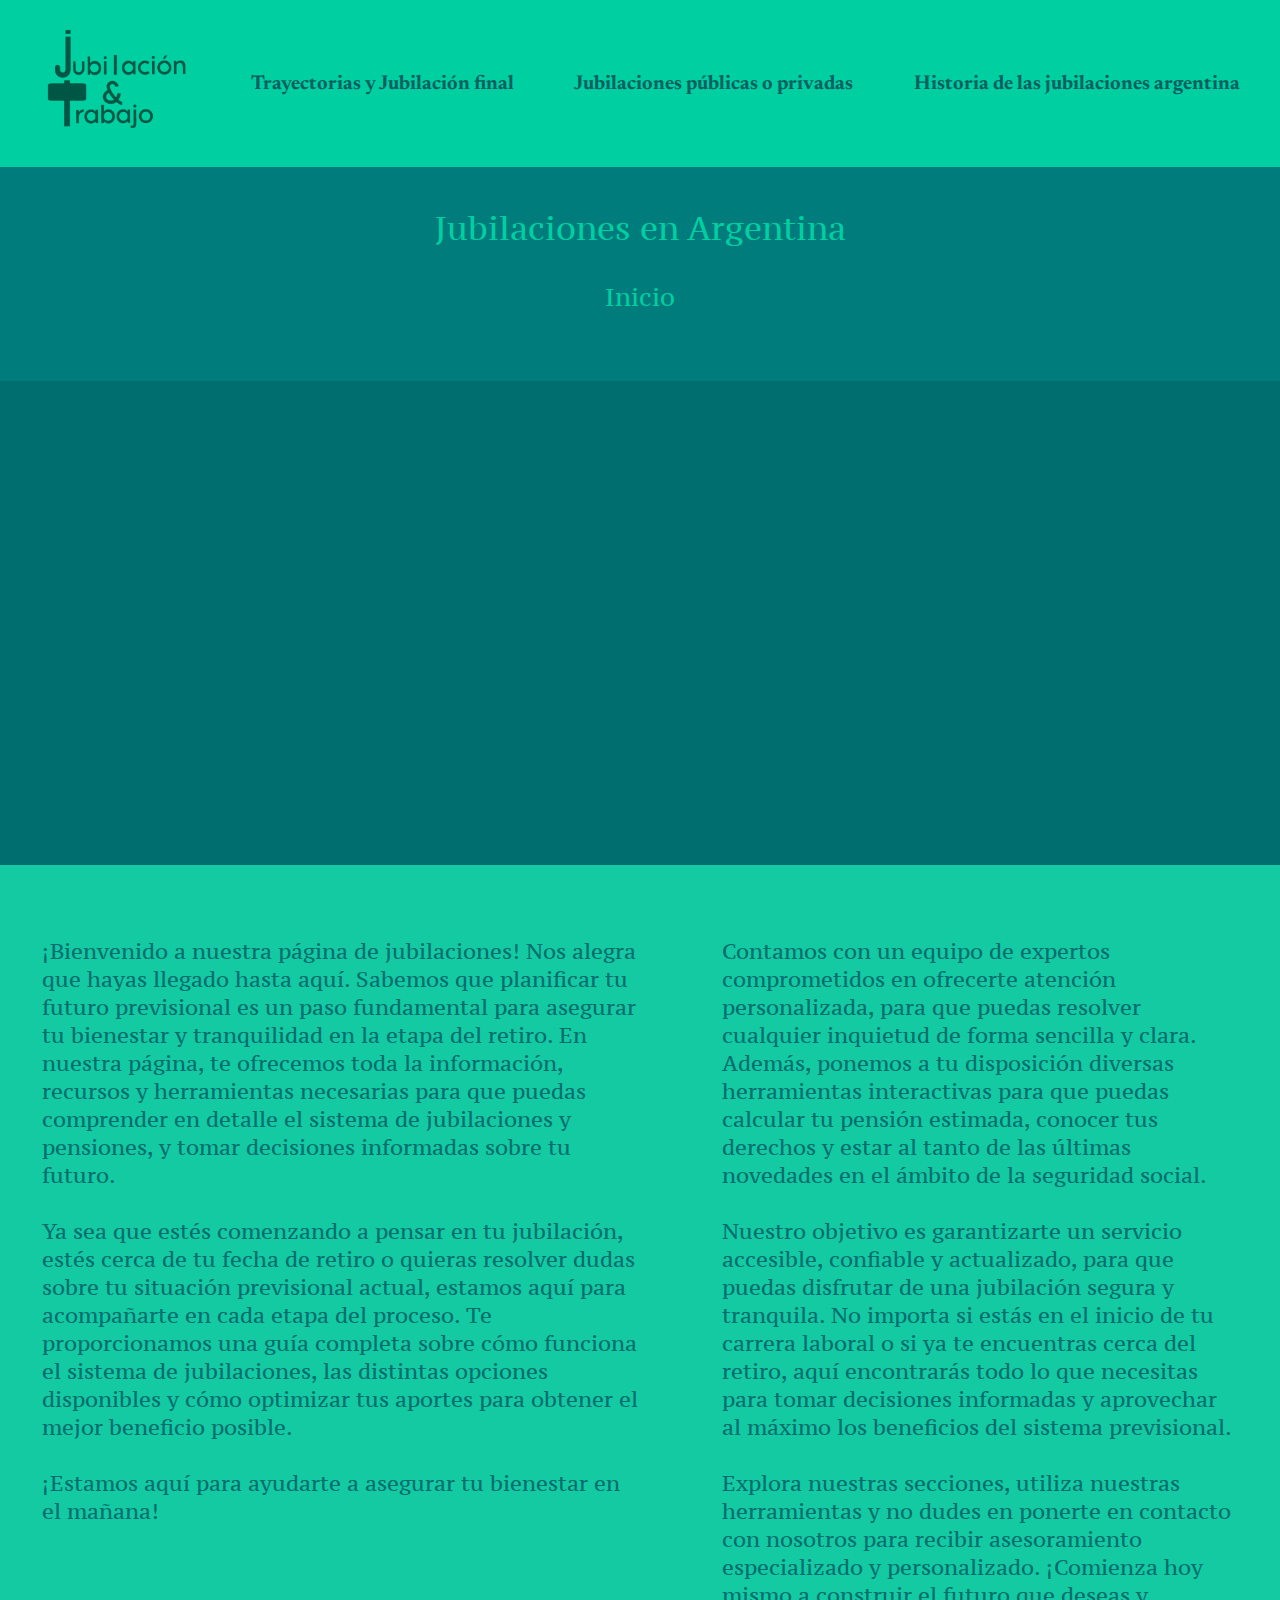
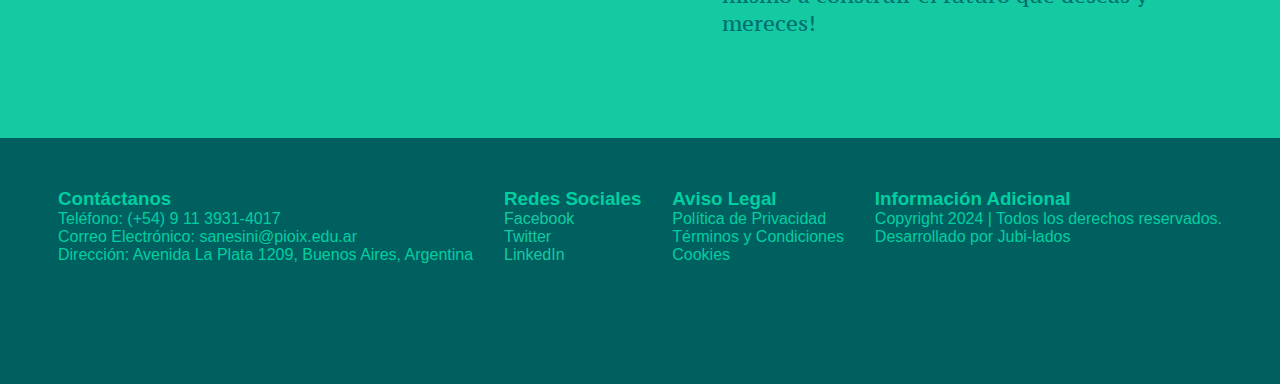
<file: JubilacionesWeb/index.html>
<!DOCTYPE html>
<html lang="en">

<head>
    <meta charset="UTF-8">
    <meta name="viewport" content="width=device-width, initial-scale=1.0">
    <title>Jubilaciones</title>
    <link rel="preconnect" href="https://fonts.googleapis.com">
    <!-- tipografia 1 -->
    <link rel="preconnect" href="https://fonts.gstatic.com" crossorigin>
    <link
        href="https://fonts.googleapis.com/css2?family=Newsreader:ital,opsz,wght@0,6..72,200..800;1,6..72,200..800&display=swap"
        rel="stylesheet">
    <link rel="preconnect" href="https://fonts.googleapis.com">
    <!-- tipografia 2 -->
    <link rel="preconnect" href="https://fonts.googleapis.com">
    <link rel="preconnect" href="https://fonts.gstatic.com" crossorigin>
    <link href="https://fonts.googleapis.com/css2?family=PT+Serif+Caption:ital@0;1&display=swap" rel="stylesheet">
    <link rel="stylesheet" href="estilos/styles.css">
    <link rel="shortcut icon" href="./imagenes/logotipo.png">
</head>

<body class="Index">
    <section class="botones">
        <nav>
            <div class = "izq">
                <h2 class = "newsreader"><a href= "index.html"><img src = "imagenes/logotipo.png" width="150px" height = "auto" alt = "inicio" title = "logo"></a>
                </h2>
            </div>
        <div class="cen1">
            <H2 class="newsreader"><a href="pags/trayectorias.html">
                    Trayectorias y Jubilación final
                </a>
            </H2>
        </div>
        <div class="cen2">
            <H2 class="newsreader"><a href="pags/privatizacion.html">
                    Jubilaciones públicas o privadas
                </a>
            </H2>
        </div>
        <div class="der">
            <H2 class="newsreader"><a href="pags/historia.html">
                    Historia de las jubilaciones argentina
                </a>
            </H2>
        </div>
        </nav>
    </section>
    <header>
        <H1 class="pt-serif-caption-regular">
            Jubilaciones en Argentina</H1>
        <h2 class="pt-serif-caption-regular">Inicio</h2>
    </header>
    <main class="content">
        <section class="video">
            <iframe src="https://www.youtube.com/embed/q5f6VZyyse0?si=sbTIVz7hh08zRyng&amp;controls=0"
                title="YouTube video player" frameborder="0"
                allow="accelerometer; autoplay; clipboard-write; encrypted-media; gyroscope; picture-in-picture; web-share"
                referrerpolicy="strict-origin-when-cross-origin" allowfullscreen>
            </iframe>
        </section>
        <div class="textoindex">
            <p class="pt-serif-caption-regular">¡Bienvenido a nuestra página de jubilaciones! Nos alegra que hayas
                llegado hasta aquí. Sabemos que planificar tu futuro previsional es un paso fundamental para asegurar tu
                bienestar y tranquilidad en la etapa del retiro. En nuestra página, te ofrecemos toda la información,
                recursos y herramientas necesarias para que puedas comprender en detalle el sistema de jubilaciones y
                pensiones, y tomar decisiones informadas sobre tu futuro.<br><br>

                Ya sea que estés comenzando a pensar en tu jubilación, estés cerca de tu fecha de retiro o quieras
                resolver dudas sobre tu situación previsional actual, estamos aquí para acompañarte en cada etapa del
                proceso. Te proporcionamos una guía completa sobre cómo funciona el sistema de jubilaciones, las
                distintas opciones disponibles y cómo optimizar tus aportes para obtener el mejor beneficio posible.<br><br>

                ¡Estamos aquí para ayudarte a asegurar tu bienestar en el mañana!</p>
            <p class="pt-serif-caption-regular">Contamos con un equipo de expertos comprometidos en ofrecerte atención
                personalizada, para que puedas
                resolver cualquier inquietud de forma sencilla y clara. Además, ponemos a tu disposición diversas
                herramientas interactivas para que puedas calcular tu pensión estimada, conocer tus derechos y estar al
                tanto de las últimas novedades en el ámbito de la seguridad social.<br><br>

                Nuestro objetivo es garantizarte un servicio accesible, confiable y actualizado, para que puedas
                disfrutar de una jubilación segura y tranquila. No importa si estás en el inicio de tu carrera laboral o
                si ya te encuentras cerca del retiro, aquí encontrarás todo lo que necesitas para tomar decisiones
                informadas y aprovechar al máximo los beneficios del sistema previsional.<br><br>

                Explora nuestras secciones, utiliza nuestras herramientas y no dudes en ponerte en contacto con nosotros
                para recibir asesoramiento especializado y personalizado. ¡Comienza hoy mismo a construir el futuro que
                deseas y mereces!
            </p>
        </div>
    </main>
    <footer class="footer">
        <div class="informacion-footer">
            <h3>Contáctanos</h3>
            <p>Teléfono: (+54) 9 11 3931-4017<br>Correo Electrónico: sanesini@pioix.edu.ar<br> Dirección: Avenida La
                Plata 1209, Buenos Aires, Argentina</p>
        </div>
        <div class="informacion-footer">
            <h3>Redes Sociales</h3><p><a href = "">Facebook</a><br><a href = "">Twitter</a><br><a href = "">LinkedIn</a></p>
        </div>
        <div class="informacion-footer">
            <h3>Aviso Legal</h3>
            <p>Política de Privacidad<br>Términos y Condiciones<br>Cookies</p>
        </div>
        <div class="informacion-footer">
            <h3>Información Adicional</h3>
            <p>Copyright 2024 | Todos los derechos reservados. <br>Desarrollado por Jubi-lados</p>
        </div>
    </footer>
    <script src="./javascript/script.js"></script>
</body>

</html>
</file>
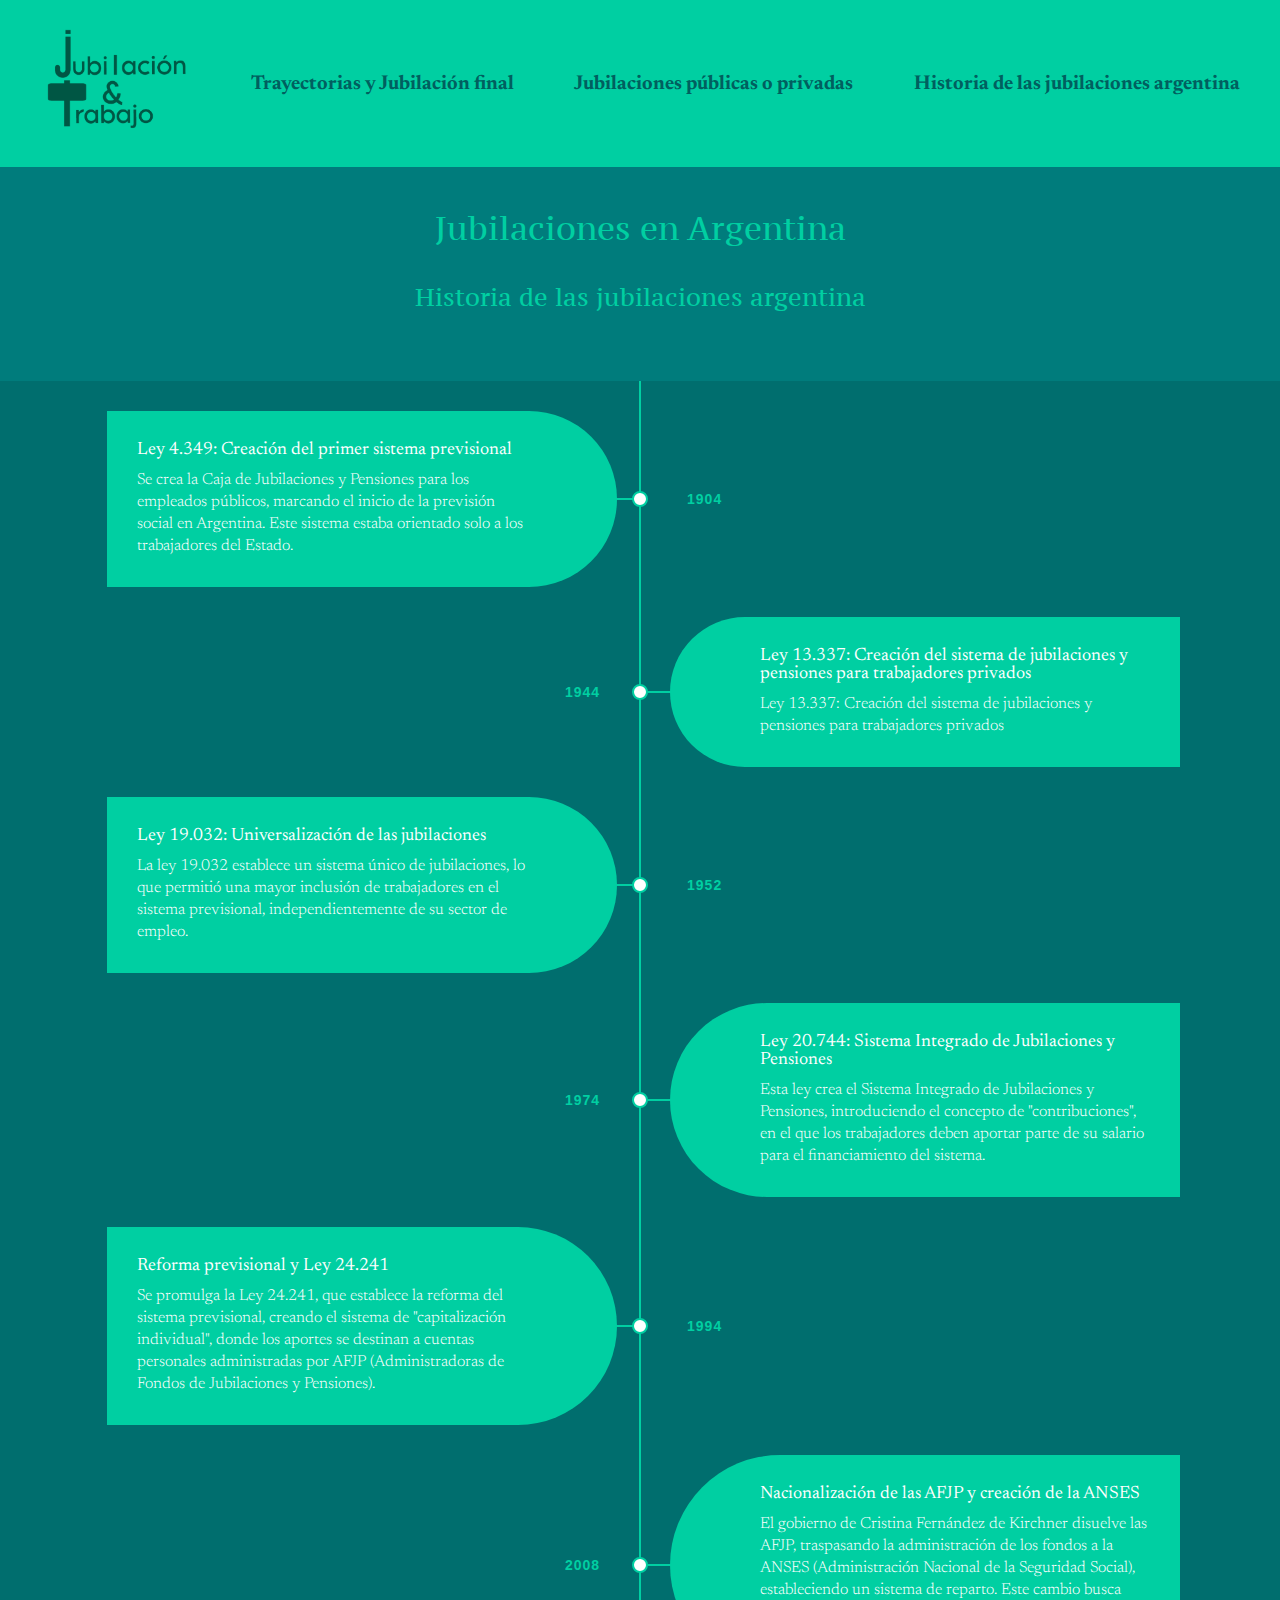
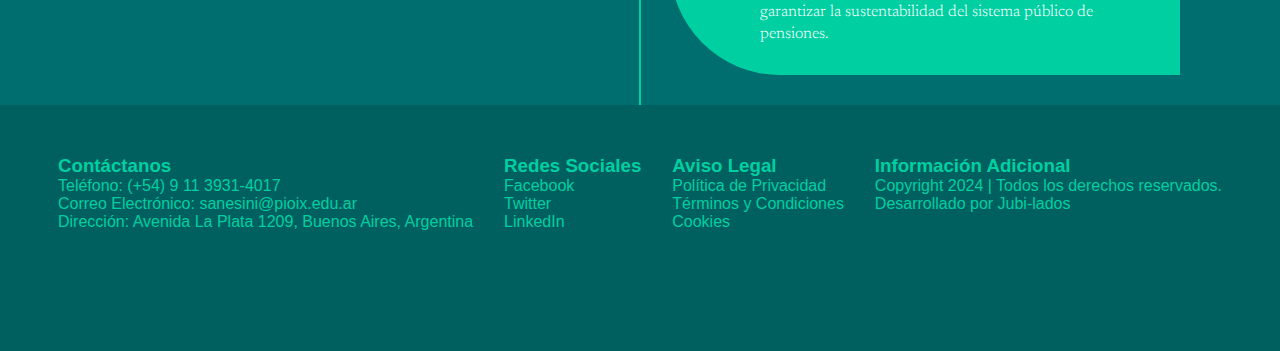
<file: JubilacionesWeb/pags/historia.html>
<!DOCTYPE html>
<html lang="es">

<head>
    <meta charset="UTF-8">
    <meta name="viewport" content="width=device-width, initial-scale=1.0">
    <title>Historia de las jubilaciones argentina</title>
    <link rel="preconnect" href="https://fonts.googleapis.com">
    <!-- tipografia 1 -->
    <link rel="preconnect" href="https://fonts.gstatic.com" crossorigin>
    <link
        href="https://fonts.googleapis.com/css2?family=Newsreader:ital,opsz,wght@0,6..72,200..800;1,6..72,200..800&display=swap"
        rel="stylesheet">
    <link rel="preconnect" href="https://fonts.googleapis.com">
    <!-- tipografia 2 -->
    <link rel="preconnect" href="https://fonts.googleapis.com">
    <link rel="preconnect" href="https://fonts.gstatic.com" crossorigin>
    <link href="https://fonts.googleapis.com/css2?family=PT+Serif+Caption:ital@0;1&display=swap" rel="stylesheet">
    <link rel="stylesheet" href="../estilos/styles.css">
    <link rel="shortcut icon" href="../imagenes/logotipo.png">
</head>

<body class="Historia">
    <section class="botones">
        <nav>
            <div class = "izq">
                <h2 class = "newsreader"><a href= "../index.html"><img src = "../imagenes/logotipo.png" width="150px" height = "auto" alt = "inicio" title = "logo"></a>
                </h2>
            </div>
        <div class="cen1">
            <H2 class="newsreader"><a href="../pags/trayectorias.html">
                    Trayectorias y Jubilación final
                </a>
            </H2>
        </div>
        <div class="cen2">
            <H2 class="newsreader"><a href="../pags/privatizacion.html">
                    Jubilaciones públicas o privadas
                </a>
            </H2>
        </div>
        <div class="der">
            <H2 class="newsreader"><a href="../pags/historia.html">
                    Historia de las jubilaciones argentina
                </a>
            </H2>
        </div>
        </nav>
    </section>
    <header>
        <H1 class="pt-serif-caption-regular">Jubilaciones en Argentina</H1>
        <h2 class = "pt-serif-caption-regular">Historia de las jubilaciones argentina</h2>
    </header>
    <div class="timeline">
        <div class="container left">
            <div class="date">1904</div>
            <div class="contenido">
                <h2>Ley 4.349: Creación del primer sistema previsional</h2>
                <p>
                    Se crea la Caja de Jubilaciones y Pensiones para los empleados públicos, marcando el inicio de la
                    previsión social en Argentina. Este sistema estaba orientado solo a los trabajadores del Estado.
                </p>
            </div>
        </div>
        <div class="container right">
            <div class="date">1944</div>
            <div class="contenido">
                <h2>Ley 13.337: Creación del sistema de jubilaciones y pensiones para trabajadores privados</h2>
                <p>
                    Ley 13.337: Creación del sistema de jubilaciones y pensiones para trabajadores privados
                </p>
            </div>
        </div>
        <div class="container left">
            <div class="date">1952</div>
            <div class="contenido">
                <h2>Ley 19.032: Universalización de las jubilaciones</h2>
                <p>
                    La ley 19.032 establece un sistema único de jubilaciones, lo que permitió una mayor inclusión de
                    trabajadores en el sistema previsional, independientemente de su sector de empleo.
                </p>
            </div>
        </div>
        <div class="container right">
            <div class="date">1974</div>
            <div class="contenido">
                <h2>Ley 20.744: Sistema Integrado de Jubilaciones y Pensiones</h2>
                <p>
                    Esta ley crea el Sistema Integrado de Jubilaciones y Pensiones, introduciendo el concepto de
                    "contribuciones", en el que los trabajadores deben aportar parte de su salario para el
                    financiamiento del sistema.

                </p>
            </div>
        </div>
        <div class="container left">
            <div class="date">1994</div>
            <div class="contenido">
                <h2>Reforma previsional y Ley 24.241</h2>
                <p>
                    Se promulga la Ley 24.241, que establece la reforma del sistema previsional, creando el sistema de
                    "capitalización individual", donde los aportes se destinan a cuentas personales administradas por
                    AFJP (Administradoras de Fondos de Jubilaciones y Pensiones).

                </p>
            </div>
        </div>
        <div class="container right">
            <div class="date">2008</div>
            <div class="contenido">
                <h2>Nacionalización de las AFJP y creación de la ANSES</h2>
                <p>
                    El gobierno de Cristina Fernández de Kirchner disuelve las AFJP, traspasando la administración de
                    los fondos a la ANSES (Administración Nacional de la Seguridad Social), estableciendo un sistema de
                    reparto. Este cambio busca garantizar la sustentabilidad del sistema público de pensiones.

                </p>
            </div>
        </div>
    </div>

    <footer class="footer">
        <div class="informacion-footer">
            <h3>Contáctanos</h3>
            <p>Teléfono: (+54) 9 11 3931-4017<br>Correo Electrónico: sanesini@pioix.edu.ar<br> Dirección: Avenida La
                Plata 1209, Buenos Aires, Argentina</p>
        </div>
        <div class="informacion-footer">
            <h3>Redes Sociales</h3>
            <p>Facebook<br>Twitter <br> LinkedIn</p>
        </div>
        <div class="informacion-footer">
            <h3>Aviso Legal</h3>
            <p>Política de Privacidad<br>Términos y Condiciones<br>Cookies</p>
        </div>
        <div class="informacion-footer">
            <h3>Información Adicional</h3>
            <p>Copyright 2024 | Todos los derechos reservados. <br>Desarrollado por Jubi-lados</p>
        </div>
    </footer>




    <script src="../javascript/script.js"></script>
</body>

</html>
</file>
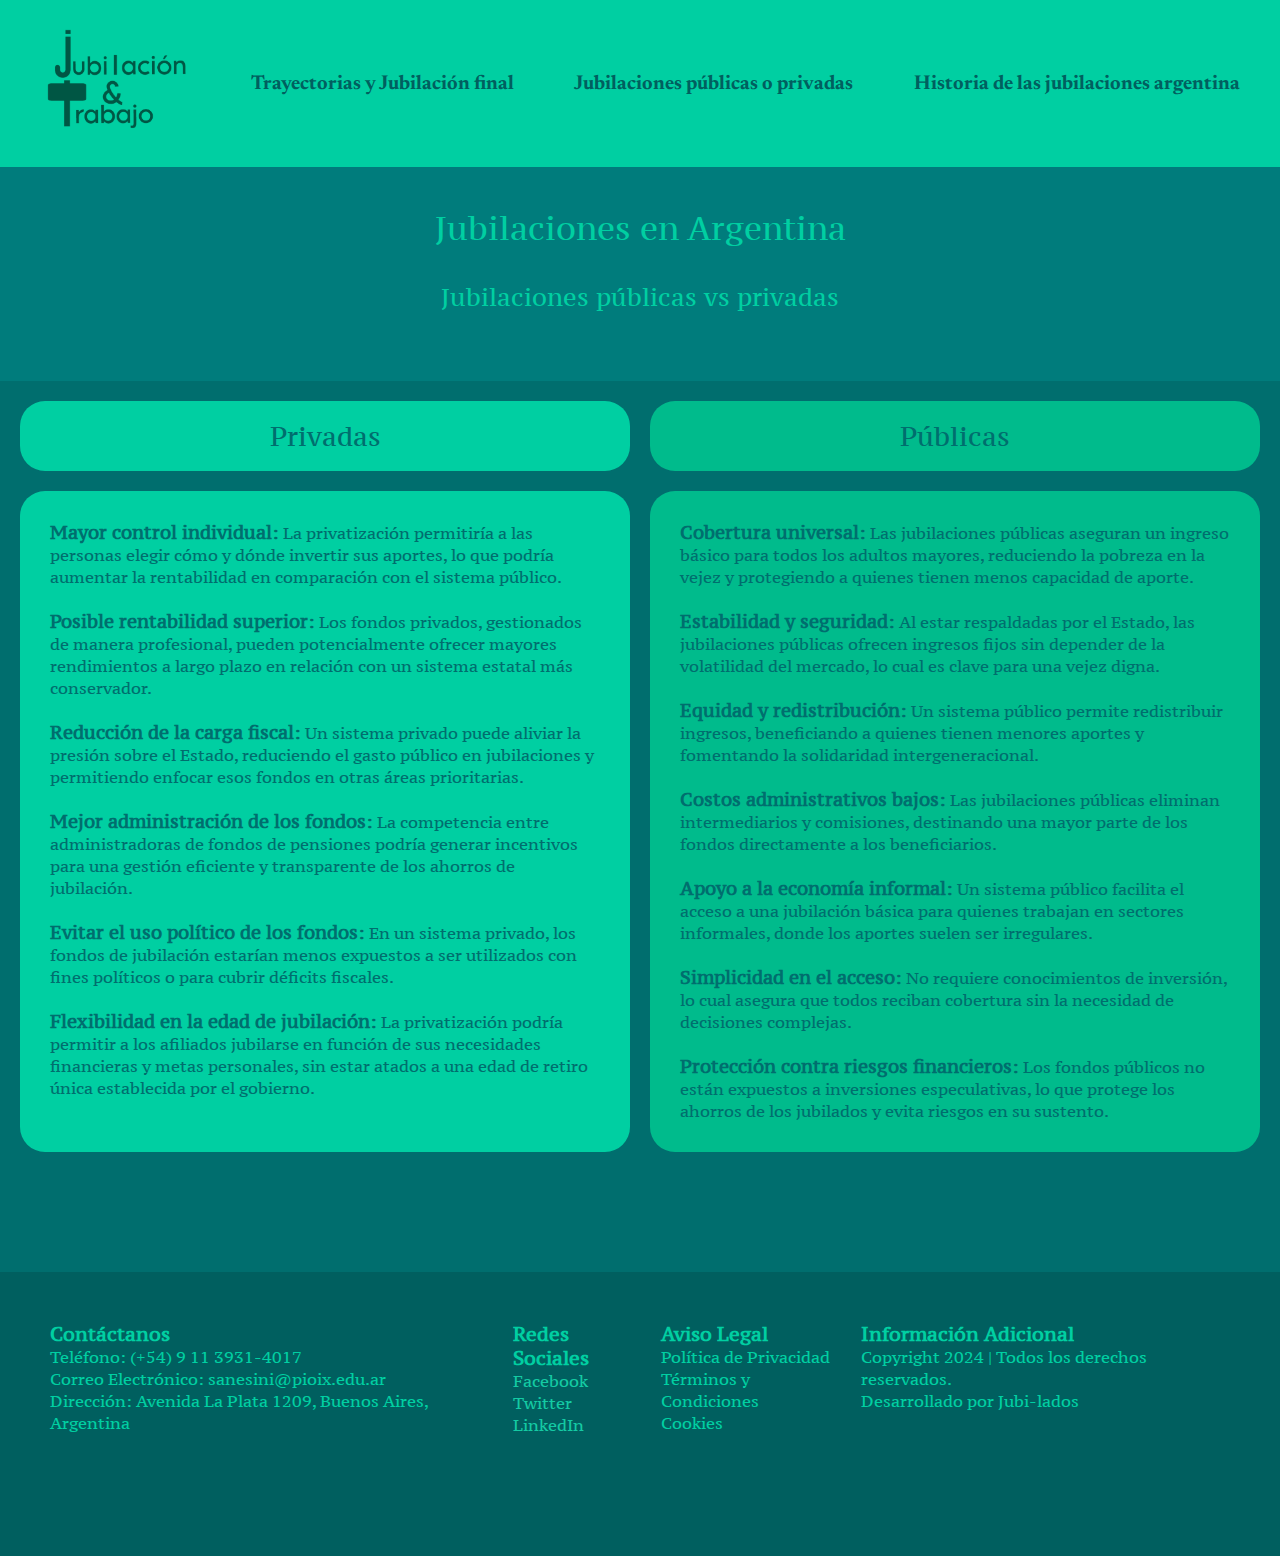
<file: JubilacionesWeb/pags/privatizacion.html>
<!DOCTYPE html>
<html lang="es">
    <head>
        <meta charset="UTF-8">
        <meta name="viewport" content="width=device-width, initial-scale=1.0">
        <title>Jubilaciones publicas vs privadas</title>
        <link rel="preconnect" href="https://fonts.googleapis.com">
        <!-- tipografia 1 -->
        <link rel="preconnect" href="https://fonts.gstatic.com" crossorigin>
        <link
            href="https://fonts.googleapis.com/css2?family=Newsreader:ital,opsz,wght@0,6..72,200..800;1,6..72,200..800&display=swap"
            rel="stylesheet">
        <link rel="preconnect" href="https://fonts.googleapis.com">
        <!-- tipografia 2 -->
        <link rel="preconnect" href="https://fonts.googleapis.com">
        <link rel="preconnect" href="https://fonts.gstatic.com" crossorigin>
        <link href="https://fonts.googleapis.com/css2?family=PT+Serif+Caption:ital@0;1&display=swap" rel="stylesheet">
        <link rel="stylesheet" href="../estilos/styles.css">
        <link rel="shortcut icon" href="../imagenes/logotipo.png">
    </head>
    
<body class = "privatizaciones">
    <section class="botones">
        <nav>
            <div class = "izq">
                <h2 class = "newsreader"><a href= "../index.html"><img src = "../imagenes/logotipo.png" width="150px" height = "auto" alt = "inicio" title = "logo"></a>
                </h2>
            </div>
        <div class="cen1">
            <H2 class="newsreader"><a href="../pags/trayectorias.html">
                    Trayectorias y Jubilación final
                </a>
            </H2>
        </div>
        <div class="cen2">
            <H2 class="newsreader"><a href="../pags/privatizacion.html">
                    Jubilaciones públicas o privadas
                </a>
            </H2>
        </div>
        <div class="der">
            <H2 class="newsreader"><a href="../pags/historia.html">
                    Historia de las jubilaciones argentina
                </a>
            </H2>
        </div>
        </nav>
    </section>
        <header>
            <h1 class = "pt-serif-caption-regular">Jubilaciones en Argentina</h1>
            <h2 class = "pt-serif-caption-regular">Jubilaciones públicas vs privadas</h2>
        </header>
        
        <main>
        <!-- Fila de encabezados "privadas" y "públicas" -->
        <div class="headers">
            <div class="header-privadas">Privadas</div>
            <div class="header-publicas">Públicas</div>
        </div>
        
        <!-- Fila de contenido "info" -->
        <div class="comparison">
            <div class="box-privadas">
                    <p><span>Mayor control individual:</span> La privatización permitiría a las personas elegir cómo y dónde invertir sus aportes, lo que podría aumentar la rentabilidad en comparación con el sistema público.<br><br>
                        <span>Posible rentabilidad superior:</span> Los fondos privados, gestionados de manera profesional, pueden potencialmente ofrecer mayores rendimientos a largo plazo en relación con un sistema estatal más conservador.<br><br>
                    
                        <span>Reducción de la carga fiscal:</span> Un sistema privado puede aliviar la presión sobre el Estado, reduciendo el gasto público en jubilaciones y permitiendo enfocar esos fondos en otras áreas prioritarias.<br><br>
                    
                        <span>Mejor administración de los fondos:</span> La competencia entre administradoras de fondos de pensiones podría generar incentivos para una gestión eficiente y transparente de los ahorros de jubilación.<br><br>
                    
                        <span>Evitar el uso político de los fondos:</span> En un sistema privado, los fondos de jubilación estarían menos expuestos a ser utilizados con fines políticos o para cubrir déficits fiscales.<br><br>
                    
                        <span>Flexibilidad en la edad de jubilación:</span> La privatización podría permitir a los afiliados jubilarse en función de sus necesidades financieras y metas personales, sin estar atados a una edad de retiro única establecida por el gobierno.</p>
            </div>
            <div class="header-publicas2">Públicas</div>
            <div class="box-publicas">
                    <p><span>Cobertura universal:</span>  Las jubilaciones públicas aseguran un ingreso básico para todos los adultos mayores, reduciendo la pobreza en la vejez y protegiendo a quienes tienen menos capacidad de aporte.<br><br>

                        <span>Estabilidad y seguridad:</span>  Al estar respaldadas por el Estado, las jubilaciones públicas ofrecen ingresos fijos sin depender de la volatilidad del mercado, lo cual es clave para una vejez digna.<br><br>
                    
                        <span>Equidad y redistribución:</span>  Un sistema público permite redistribuir ingresos, beneficiando a quienes tienen menores aportes y fomentando la solidaridad intergeneracional.<br><br>
                    
                        <span>Costos administrativos bajos:</span>  Las jubilaciones públicas eliminan intermediarios y comisiones, destinando una mayor parte de los fondos directamente a los beneficiarios.<br><br>
                    
                        <span>Apoyo a la economía informal:</span>  Un sistema público facilita el acceso a una jubilación básica para quienes trabajan en sectores informales, donde los aportes suelen ser irregulares.<br><br>
                    
                        <span>Simplicidad en el acceso:</span>  No requiere conocimientos de inversión, lo cual asegura que todos reciban cobertura sin la necesidad de decisiones complejas.<br><br>
                    
                        <span>Protección contra riesgos financieros:</span>  Los fondos públicos no están expuestos a inversiones especulativas, lo que protege los ahorros de los jubilados y evita riesgos en su sustento.</p>
            </div>
        </div>
    </main>
    <footer class = "footer">
        <div class = "informacion-footer">
            <h3>Contáctanos</h3><p>Teléfono: (+54) 9 11 3931-4017<br>Correo Electrónico: sanesini@pioix.edu.ar<br> Dirección: Avenida La Plata 1209, Buenos Aires, Argentina</p>
        </div>
        <div class = "informacion-footer">
        <h3>Redes Sociales</h3><p><a href = "">Facebook</a><br><a href = "">Twitter</a><br><a href = "">LinkedIn</a></p>
        </div>
        <div class = "informacion-footer">
        <h3>Aviso Legal</h3><p>Política de Privacidad<br>Términos y Condiciones<br>Cookies</p>
        </div>
        <div class = "informacion-footer">
        <h3>Información Adicional</h3><p>Copyright 2024 | Todos los derechos reservados. <br>Desarrollado por Jubi-lados</p>
        </div>
    </footer>
    <script src="../javascript/script.js"></script>
</body>
</html>
</file>
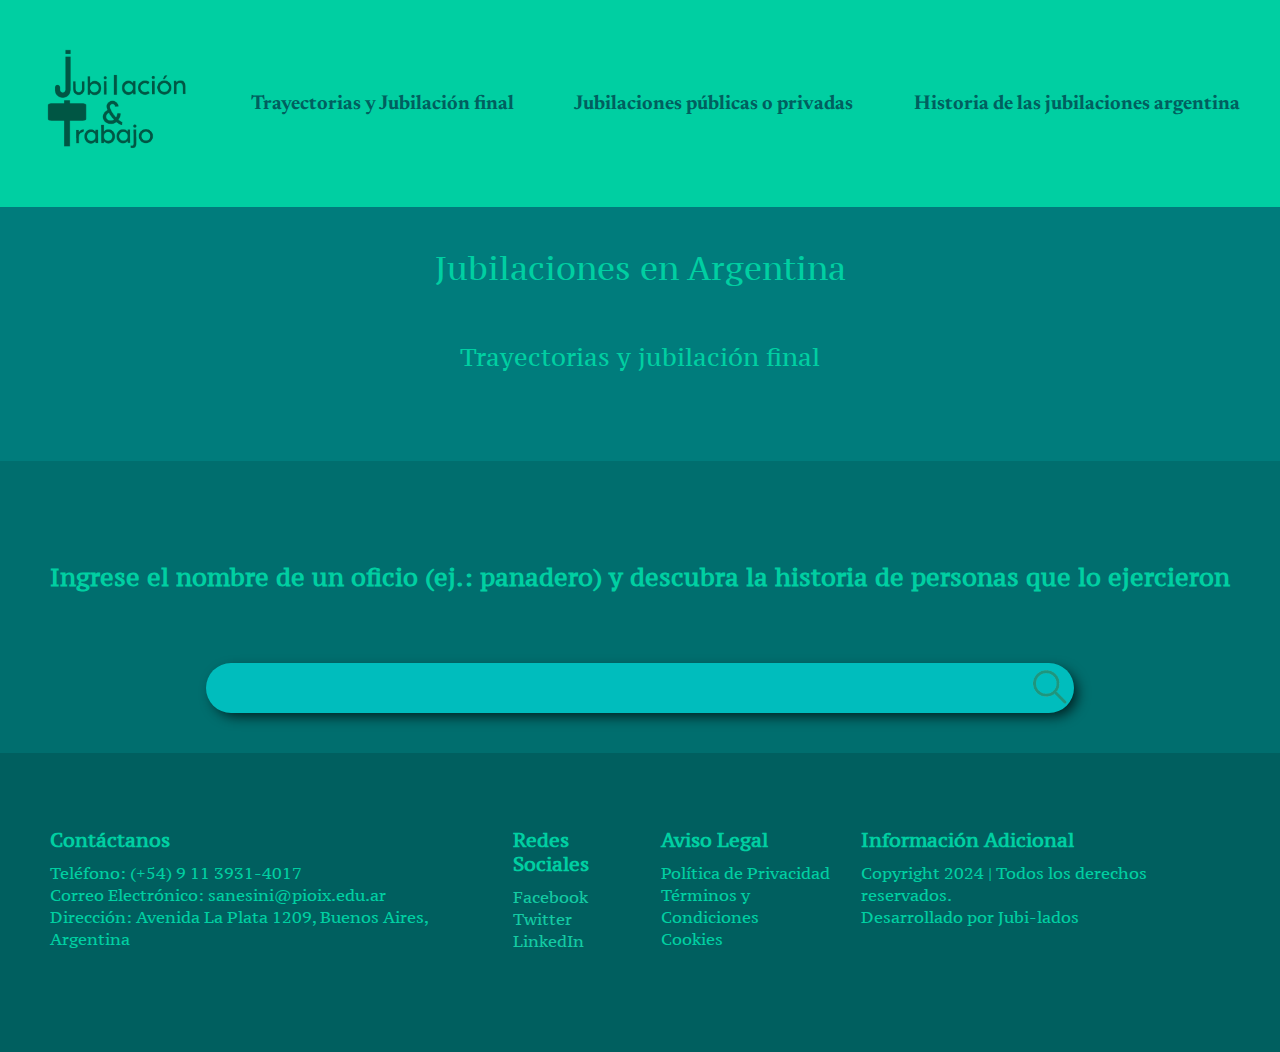
<file: JubilacionesWeb/pags/trayectorias.html>
<!DOCTYPE html>
<html lang="en">

<head>
    <meta charset="UTF-8">
    <meta name="viewport" content="width=device-width, initial-scale=1.0">
    <title>Trayectorias y Jubilación Final</title>
    <link rel="preconnect" href="https://fonts.googleapis.com">
    <!-- tipografia 1 -->
    <link rel="preconnect" href="https://fonts.gstatic.com" crossorigin>
    <link
        href="https://fonts.googleapis.com/css2?family=Newsreader:ital,opsz,wght@0,6..72,200..800;1,6..72,200..800&display=swap"
        rel="stylesheet">
    <link rel="preconnect" href="https://fonts.googleapis.com">
    <!-- tipografia 2 -->
    <link rel="preconnect" href="https://fonts.googleapis.com">
    <link rel="preconnect" href="https://fonts.gstatic.com" crossorigin>
    <link href="https://fonts.googleapis.com/css2?family=PT+Serif+Caption:ital@0;1&display=swap" rel="stylesheet">
    <link rel="stylesheet" href="../estilos/styles.css">
    <link rel="shortcut icon" href="../imagenes/logotipo.png">
</head>

<body class="Trayectorias">
    <section class="botones">
        <nav>
            <div class = "izq">
                <h2 class = "newsreader"><a href= "../index.html"><img src = "../imagenes/logotipo.png" width="150px" height = "auto" alt = "inicio" title = "logo"></a>
                </h2>
            </div>
        <div class="cen1">
            <H2 class="newsreader"><a href="../pags/trayectorias.html">
                    Trayectorias y Jubilación final
                </a>
            </H2>
        </div>
        <div class="cen2">
            <H2 class="newsreader"><a href="../pags/privatizacion.html">
                    Jubilaciones públicas o privadas
                </a>
            </H2>
        </div>
        <div class="der">
            <H2 class="newsreader"><a href="../pags/historia.html">
                    Historia de las jubilaciones argentina
                </a>
            </H2>
        </div>
        </nav>
    </section>
    <header>
        <H1 class = "pt-serif-caption-regular">Jubilaciones en Argentina</H1>
        <h2 class = "pt-serif-caption-regular">Trayectorias y jubilación final</h2>
    </header>
    <div class="avisos"></div>
        <h2 id="buscar">Ingrese el nombre de un oficio (ej.: panadero) y descubra la historia de personas que lo
            ejercieron</h2>
        <h2 id="no-result">No se encontraron resultados</h2>
    </div>
    <div class="navbar">
        <input id="input">
        <button onclick="busqueda()"><img src="../imagenes/lupa.png"></button>
    </div>
    <main>
        <div id="lista-trabajadores">
            <div class="trabajador" id="trabajador1">
                <h2>Juan Carlos Ramírez</h2>
                <h3>65 años, programador de software</h3>
                <hr class="dark">
            </div>
            <div class="trabajador" id="trabajador2">
                <h2>María Elena Torres</h2>
                <h3>63 años, programadora de software</h3>
            </div>
            <div class="trabajador" id="trabajador3">
                <h2>Dr. Ricardo Andrés López</h2>
                <h3>67 años, médico general y especialista en cardiología</h3>
                <hr class="dark">
            </div>
            <div class="trabajador" id="trabajador4">
                <h2>Dra. Ana Sofía Morales</h2>
                <h3>65 años, médica general y especialista en ginecología y obstetricia</h3>
            </div>
            <div class="trabajador" id="trabajador5">
                <h2>Prof. Ana Lucía Martínez</h2>
                <h3>63 años, docente de educación primaria y especialista en pedagogía infantil</h3>
                <hr class="dark">
            </div>
            <div class="trabajador" id="trabajador6">
                <h2>Prof. Nicolás Vázquez</h2>
                <h3>65 años, docente de historia y especialista en educación secundaria</h3>
            </div>
            <div class="trabajador" id="trabajador7">
                <h2>Milagros Flores</h2>
                <h3>66 años, abogada especializada en derecho de familia y derechos humanos</h3>
                <hr class="dark">
            </div>
            <div class="trabajador" id="trabajador8">
                <h2>Alberto Díaz</h2>
                <h3>68 años, abogado especializado en derecho civil y laboral</h3>
            </div>
            <div class="trabajador" id="trabajador9">
                <h2>Emilia Rodríguez</h2>
                <h3>62 años, panadera artesanal</h3>
                <hr class="dark">
            </div>
            <div class="trabajador" id="trabajador10">
                <h2>Martín Sánchez</h2>
                <h3>67 años, panadero artesanal</h3>
            </div>
            <div class="trabajador" id="trabajador11">
                <h2>Juan Manuel Pérez</h2>
                <h3>63 años, conductor de colectivo (transportista)</h3>
                <hr class="dark">
            </div>
            <div class="trabajador" id="trabajador12">
                <h2>Emmanuel Fernández</h2>
                <h3>62 años, conductor de colectivo (transportista)</h3>
            </div>
        </div>
        <div id="informacion-trabajos">
            <div class="trabajo" id="trabajo1">
                <h2>Trayectoria laboral</h2>
                <p>Juan Carlos comenzó su carrera como programador en 1980, justo cuando el auge de la informática
                    empezaba a transformar el mundo. A lo largo de 40 años de carrera, trabajó en diversas empresas y
                    contribuyó significativamente al desarrollo de soluciones tecnológicas innovadoras.</p>
                <h3>1980 - 1990</h3>
                <p>Empresa: Sistemas Globales S.A.</p>
                <p>Cargo: Programador junior.</p>
                <p>Logros: Participó en el diseño de sistemas de gestión empresarial, desarrollando software en
                    lenguajes como COBOL y Pascal.</p>
                <h3>1990 - 2005:</h3>
                <p>Empresa: Innovatec S.A</p>
                <p>Cargo: Programador senior.</p>
                <p>Logros: Implementó sistemas bancarios automatizados y dirigió un equipo de desarrollo para
                    aplicaciones financieras. Comenzó a trabajar con lenguajes como Java y C++</p>
                <h3>2005 - 2020</h3>
                <p>Empresa: TecnoSoluciones Internacional</p>
                <p>Cargo: Jefe de desarrollo de software</p>
                <p>Logros: Lideró la transición de sistemas locales a soluciones basadas en la nube. Introdujo prácticas
                    ágiles en su equipo y gestionó proyectos clave para grandes corporaciones.</p>
                <h2>Contribución destacada</h2>
                <p>Diseñó un sistema de facturación electrónica que fue adoptado por más de 50 empresas a nivel
                    nacional.</p>
                <p>Mentor de jóvenes talentos, promoviendo el crecimiento de nuevas generaciones de programadores.</p>
                <h2>Motivo de jubilación</h2>
                <p>Tras más de cuatro décadas de dedicación, Juan Carlos decidió retirarse para disfrutar de su familia
                    y hobbies, como la fotografía y el senderismo. Su legado como profesional sigue siendo una
                    referencia en la industria.</p>

            </div>
            <div class="trabajo" id="trabajo2">
                <h2>Trayectoria laboral</h2>
                <p>María Elena comenzó su carrera en los años 80, convirtiéndose en una pionera en el mundo de la
                    tecnología en un momento en que pocas mujeres se dedicaban a la programación. A lo largo de 38 años
                    de carrera, dejó una huella importante en la industria del desarrollo de software.</p>
                <h3>1985 - 1995</h3>
                <p>Empresa: Sistemas Digitales S.A.</p>
                <p>Cargo: Programadora junior.</p>
                <p>Logros: Contribuyó al desarrollo de sistemas para la automatización de procesos en empresas de
                    manufactura, programando en lenguajes como FORTRAN y C.</p>
                <h3>1995 - 2010</h3>
                <p>Empresa: Soluciones Avanzadas S.A.</p>
                <p>Cargo: Programadora senior.</p>
                <p>Logros: Lideró el diseño de plataformas para la gestión educativa y fue reconocida por la
                    implementación de algoritmos innovadores en aplicaciones académicas.</p>
                <h3>2010 - 2023</h3>
                <p>Empresa: SoftTech Global</p>
                <p>Cargo: Gerente de proyectos tecnológicos.</p>
                <p>Logros: Supervisó equipos multidisciplinarios en el desarrollo de aplicaciones móviles y soluciones
                    web. Introdujo prácticas de inclusión en el ámbito laboral, fomentando la participación de mujeres
                    en la tecnología.</p>
                <h2>Contribución destacada</h2>
                <p>Fue una de las principales desarrolladoras de un sistema de gestión de inventarios utilizado por más
                    de 100 empresas en América Latina.</p>
                <p>Promovió la igualdad de género en la tecnología, organizando talleres y charlas para inspirar a
                    mujeres jóvenes a ingresar en el campo de la programación.</p>
                <h2>Motivo de jubilación</h2>
                <p>Después de casi cuatro décadas de trabajo, María Elena decidió retirarse para dedicarse a sus
                    pasiones: la escritura y la jardinería. Su impacto como líder y profesional sigue siendo una
                    inspiración para las nuevas generaciones en tecnología.</p>

            </div>
            <div class="trabajo" id="trabajo3">
                <h2>Trayectoria laboral</h2>
                <p>El Dr. Ricardo dedicó más de cuatro décadas de su vida al cuidado de la salud, destacándose como un
                    médico comprometido y apasionado por mejorar la calidad de vida de sus pacientes. Su trayectoria
                    combina práctica clínica, docencia y contribuciones significativas en el campo de la cardiología.
                </p>

                <h3>1980 - 1990</h3>
                <p>Institución: Hospital General San Martín</p>
                <p>Cargo: Médico general.</p>
                <p>Logros: Atendió a cientos de pacientes en áreas rurales y urbanas, destacándose por su empatía y
                    compromiso con las comunidades desfavorecidas.</p>

                <h3>1990 - 2010</h3>
                <p>Institución: Instituto Nacional del Corazón</p>
                <p>Cargo: Especialista en cardiología.</p>
                <p>Logros: Realizó investigaciones sobre enfermedades cardiovasculares y fue pionero en la
                    implementación de técnicas mínimamente invasivas para tratar problemas coronarios.</p>

                <h3>2010 - 2022</h3>
                <p>Institución: Hospital Universitario Central</p>
                <p>Cargo: Jefe del Departamento de Cardiología.</p>
                <p>Logros: Lideró equipos multidisciplinarios en cirugías complejas y dirigió programas de prevención de
                    enfermedades cardiovasculares. También fue profesor titular en la universidad, formando a más de 500
                    estudiantes de medicina.</p>

                <h2>Contribución destacada</h2>
                <p>Publicó múltiples investigaciones en revistas médicas internacionales sobre hipertensión y
                    enfermedades coronarias.</p>
                <p>Fundó una ONG dedicada a la prevención de enfermedades cardíacas en comunidades vulnerables,
                    beneficiando a más de 10,000 personas.</p>

                <h2>Motivo de jubilación</h2>
                <p>Tras una vida dedicada a la medicina, el Dr. Ricardo decidió jubilarse para disfrutar de su tiempo
                    libre, viajar con su esposa y dedicarse a escribir sus memorias. Su legado como médico y mentor
                    sigue inspirando a las futuras generaciones de profesionales de la salud.</p>

            </div>
            <div class="trabajo" id="trabajo4">
                <h2>Trayectoria laboral</h2>
                <p>La Dra. Ana Sofía dedicó su vida profesional a la atención integral de la salud femenina, enfocándose
                    en el bienestar físico y emocional de sus pacientes. Con más de 40 años de experiencia, combinó su
                    práctica clínica con actividades educativas y proyectos comunitarios.</p>

                <h3>1985 - 1995</h3>
                <p>Institución: Centro de Salud La Esperanza</p>
                <p>Cargo: Médica general.</p>
                <p>Logros: Brindó atención primaria a comunidades vulnerables, destacándose por su empatía y su
                    capacidad para establecer vínculos de confianza con sus pacientes.</p>

                <h3>1995 - 2015</h3>
                <p>Institución: Hospital Regional de la Mujer</p>
                <p>Cargo: Especialista en ginecología y obstetricia.</p>
                <p>Logros: Lideró más de 5,000 nacimientos, realizó intervenciones quirúrgicas clave y desarrolló
                    programas para la prevención del cáncer de cuello uterino y de mama.</p>

                <h3>2015 - 2023</h3>
                <p>Institución: Clínica de la Mujer y la Familia</p>
                <p>Cargo: Directora médica.</p>
                <p>Logros: Dirigió campañas educativas sobre salud reproductiva, impulsó programas de planificación
                    familiar y trabajó como mentora para residentes en ginecología y obstetricia.</p>

                <h2>Contribución destacada</h2>
                <p>Fundó una clínica comunitaria que ofreció servicios gratuitos a mujeres de bajos recursos,
                    beneficiando a más de 15,000 pacientes.</p>
                <p>Publicó varios artículos sobre salud reproductiva en revistas médicas nacionales e internacionales.
                </p>

                <h2>Motivo de jubilación</h2>
                <p>Tras una carrera llena de logros y dedicación, la Dra. Ana Sofía decidió jubilarse para dedicar
                    tiempo a su familia, explorar su amor por la pintura y participar como voluntaria en proyectos de
                    salud comunitaria. Su legado en el ámbito de la salud femenina sigue vivo en las vidas que ayudó a
                    transformar.</p>

            </div>
            <div class="trabajo" id="trabajo5">
                <h2>Trayectoria laboral</h2>
                <p>La Prof. Ana Lucía dedicó más de 40 años de su vida a la enseñanza, destacándose por su enfoque en la
                    educación inclusiva y su capacidad para motivar a sus estudiantes. Su pasión por la pedagogía y su
                    compromiso con la formación de niños marcaron un impacto duradero en su comunidad educativa.</p>

                <h3>1980 - 1995</h3>
                <p>Institución: Escuela Primaria Los Pinos</p>
                <p>Cargo: Maestra de educación primaria.</p>
                <p>Logros: Fomentó el aprendizaje activo a través de proyectos creativos y dinámicas grupales. Fue
                    pionera en el uso de materiales didácticos innovadores para niños con diferentes estilos de
                    aprendizaje.</p>

                <h3>1995 - 2015</h3>
                <p>Institución: Colegio San Francisco de Asís</p>
                <p>Cargo: Coordinadora académica de primaria.</p>
                <p>Logros: Diseñó programas educativos enfocados en la inclusión de niños con necesidades especiales.
                    Lideró talleres para padres y docentes sobre educación emocional y desarrollo infantil.</p>

                <h3>2015 - 2022</h3>
                <p>Institución: Centro Educativo Amanecer</p>
                <p>Cargo: Docente titular y mentora de nuevos maestros.</p>
                <p>Logros: Formó a más de 200 jóvenes docentes en prácticas pedagógicas modernas. Implementó proyectos
                    de lectura en voz alta para fomentar la comprensión lectora en los primeros años de escolaridad.</p>

                <h2>Contribución destacada</h2>
                <p>Creó un programa extracurricular de apoyo para niños con rezago escolar, beneficiando a más de 1,000
                    estudiantes a lo largo de su carrera.</p>
                <p>Fue galardonada con el premio "Maestra de Vida" por su contribución al desarrollo de la educación
                    primaria en su región.</p>

                <h2>Motivo de jubilación</h2>
                <p>Ana Lucía decidió jubilarse tras una carrera llena de logros para dedicarse a sus hobbies, como la
                    pintura y el cultivo de flores. Además, continúa colaborando como voluntaria en proyectos de
                    alfabetización y programas de apoyo escolar para comunidades desfavorecidas. Su dedicación y calidez
                    dejaron una huella imborrable en las generaciones que educó.</p>

            </div>
            <div class="trabajo" id="trabajo6">
                <h2>Trayectoria laboral</h2>
                <p>El Prof. Nicolás dedicó más de 40 años a la enseñanza, transmitiendo su amor por la historia a
                    generaciones de estudiantes. Reconocido por su capacidad para conectar los hechos históricos con la
                    realidad actual, su impacto como educador ha sido significativo en su comunidad.</p>

                <h3>1980 - 1995</h3>
                <p>Institución: Escuela Secundaria Manuel Belgrano</p>
                <p>Cargo: Profesor de Historia.</p>
                <p>Logros: Implementó métodos innovadores como debates históricos y simulaciones de eventos clave,
                    logrando que los estudiantes desarrollaran pensamiento crítico y aprecio por la historia.</p>

                <h3>1995 - 2010</h3>
                <p>Institución: Instituto Superior Mariano Moreno</p>
                <p>Cargo: Coordinador del Departamento de Ciencias Sociales.</p>
                <p>Logros: Reformó el currículo de historia para incluir perspectivas culturales y sociales más
                    diversas. Organizó conferencias y talleres con historiadores reconocidos.</p>

                <h3>2010 - 2023</h3>
                <p>Institución: Universidad Regional de Ciencias Sociales</p>
                <p>Cargo: Docente universitario y mentor de futuros educadores.</p>
                <p>Logros: Formó a más de 800 estudiantes en metodologías de enseñanza de la historia. Publicó artículos
                    académicos sobre pedagogía y el impacto de la enseñanza crítica en la educación secundaria.</p>

                <h2>Contribución destacada</h2>
                <p>Fundó un proyecto comunitario que organizaba visitas educativas a museos y sitios históricos para
                    estudiantes de escuelas públicas con pocos recursos.</p>
                <p>Recibió el premio "Educador Distinguido" por su aporte a la formación académica y cultural de sus
                    alumnos.</p>

                <h2>Motivo de jubilación</h2>
                <p>Tras una carrera llena de logros y dedicación, Nicolás decidió jubilarse para dedicarse a escribir
                    libros de historia dirigidos a jóvenes lectores, explorar su pasión por la fotografía y pasar más
                    tiempo con su familia. Su legado educativo sigue vivo en las vidas que ayudó a formar.</p>

            </div>
            <div class="trabajo" id="trabajo7">
                <h2>Trayectoria laboral</h2>
                <p>Milagros Flores dedicó más de 40 años a la práctica del derecho, enfocándose en la protección de los
                    derechos de mujeres, niños y comunidades vulnerables. Su pasión por la justicia social y su
                    compromiso con la equidad la convirtieron en una referente en su campo.</p>

                <h3>1980 - 1995</h3>
                <p>Firma: Bufete Legal Justicia y Equidad</p>
                <p>Cargo: Abogada junior.</p>
                <p>Logros: Representó a víctimas de violencia doméstica y trabajó en casos de custodia infantil,
                    obteniendo resoluciones favorables para proteger los derechos de las familias.</p>

                <h3>1995 - 2015</h3>
                <p>Institución: Defensoría Pública Nacional</p>
                <p>Cargo: Abogada y coordinadora del área de derecho de familia.</p>
                <p>Logros: Lideró equipos para proporcionar representación legal gratuita a mujeres en situación de
                    vulnerabilidad. Diseñó campañas de sensibilización sobre violencia de género y derechos de los
                    niños.</p>

                <h3>2015 - 2023</h3>
                <p>Firma: Consultora Jurídica Milagros Flores</p>
                <p>Cargo: Fundadora y directora.</p>
                <p>Logros: Ofreció asesoría legal en casos complejos de adopción y derechos de tutela. También impartió
                    talleres en universidades y comunidades sobre igualdad de género y derechos humanos.</p>

                <h2>Contribución destacada</h2>
                <p>Creó una red de apoyo jurídico para mujeres en situación de violencia, beneficiando a más de 5,000
                    personas.</p>
                <p>Fue reconocida con el premio "Defensora de los Derechos Humanos" por su trabajo incansable en pro de
                    la justicia social.</p>

                <h2>Motivo de jubilación</h2>
                <p>Milagros decidió jubilarse tras una vida dedicada a la defensa de los derechos humanos para enfocarse
                    en escribir libros sobre sus experiencias y participar como voluntaria en organizaciones no
                    gubernamentales. Su legado continúa inspirando a nuevas generaciones de abogados comprometidos con
                    la justicia y la igualdad.</p>

            </div>
            <div class="trabajo" id="trabajo8">
                <h2>Trayectoria laboral</h2>
                <p>Alberto Díaz dedicó más de 45 años a la práctica del derecho, construyendo una carrera ejemplar
                    basada en la defensa de los derechos de sus clientes y en la promoción de la justicia social. Su
                    compromiso ético y su habilidad para resolver casos complejos lo convirtieron en un referente en su
                    comunidad.</p>

                <h3>1978 - 1995</h3>
                <p>Firma: Bufete Jurídico Díaz & Asociados</p>
                <p>Cargo: Abogado junior y posteriormente socio.</p>
                <p>Logros: Representó con éxito a clientes en casos de conflictos laborales y asesoró a pequeñas
                    empresas en la redacción de contratos y cumplimiento de leyes civiles.</p>

                <h3>1995 - 2010</h3>
                <p>Institución: Tribunal de Justicia Local</p>
                <p>Cargo: Mediador y asesor jurídico.</p>
                <p>Logros: Ayudó a resolver disputas civiles a través de la mediación, logrando acuerdos favorables para
                    ambas partes en más de 1,000 casos.</p>

                <h3>2010 - 2023</h3>
                <p>Firma: Estudio Jurídico Díaz & Asociados</p>
                <p>Cargo: Fundador y director.</p>
                <p>Logros: Lideró un equipo de abogados especializados en derecho laboral, brindando defensa legal a
                    trabajadores y empresas. Además, impartió charlas sobre derechos laborales en universidades y
                    comunidades.</p>

                <h2>Contribución destacada</h2>
                <p>Participó en la redacción de propuestas para mejorar leyes laborales en su región, algunas de las
                    cuales fueron aprobadas por el congreso local.</p>
                <p>Brindó asesoramiento gratuito a personas de bajos recursos en casos de desalojo y despidos
                    injustificados.</p>

                <h2>Motivo de jubilación</h2>
                <p>Alberto decidió retirarse tras una exitosa carrera para dedicarse a escribir sobre su experiencia en
                    el derecho y pasar tiempo viajando con su esposa. Además, colabora como asesor voluntario en una
                    organización sin fines de lucro que ofrece apoyo legal a comunidades vulnerables. Su legado como
                    abogado comprometido con la justicia permanece vivo en quienes trabajaron junto a él y en las vidas
                    que transformó.</p>

            </div>
            <div class="trabajo" id="trabajo9">
                <h2>Trayectoria laboral</h2>
                <p>Emilia Rodríguez dedicó más de 40 años a la panadería artesanal, destacándose por su habilidad para
                    crear panes y repostería casera de alta calidad. Su pasión por la tradición y el uso de ingredientes
                    naturales la convirtió en un referente en su comunidad.</p>

                <h3>1980 - 1995</h3>
                <p>Panadería: "La Delicia"</p>
                <p>Cargo: Ayudante de panadería.</p>
                <p>Logros: Inició su carrera aprendiendo los secretos de la panadería clásica, donde rápidamente
                    demostró su talento para la creación de panes y postres tradicionales.</p>

                <h3>1995 - 2010</h3>
                <p>Panadería: "Pan y Amor" (propia).</p>
                <p>Cargo: Propietaria y panadera principal.</p>
                <p>Logros: Fundó su propia panadería, convirtiéndola en un punto de encuentro local por la calidad y
                    frescura de sus productos. Especializó su negocio en panes de masa madre y pasteles caseros,
                    destacando su atención al detalle y sabor único.</p>

                <h3>2010 - 2023</h3>
                <p>Panadería: Expansión y mentoría.</p>
                <p>Cargo: Panadera senior y mentora.</p>
                <p>Logros: Además de continuar con su panadería, enseñó a jóvenes emprendedores sobre técnicas de
                    panadería artesanal, promoviendo el respeto por los procesos naturales de fermentación y horneado.
                    Organizaba talleres comunitarios y participaba en ferias gastronómicas locales.</p>

                <h2>Contribución destacada</h2>
                <p>Fue galardonada en varias ocasiones en competiciones locales de panadería y repostería por la calidad
                    de sus productos.</p>
                <p>Su panadería se convirtió en un centro de aprendizaje para jóvenes que buscaban ingresar al mundo de
                    la panadería artesanal.</p>

                <h2>Motivo de jubilación</h2>
                <p>Tras una carrera llena de logros, Emilia decidió jubilarse para disfrutar de tiempo con su familia y
                    explorar nuevas pasiones como la jardinería y la cerámica. Aunque ya no trabaja a tiempo completo,
                    sigue siendo una figura de respeto en la comunidad y continúa participando en actividades locales.
                    Su legado como panadera artesanal perdura en las recetas que compartió y en la enseñanza que brindó
                    a las nuevas generaciones.</p>

            </div>
            <div class="trabajo" id="trabajo10">
                <h2>Trayectoria laboral</h2>
                <p>Martín Sánchez dedicó más de 40 años al oficio de la panadería, especializándose en productos
                    tradicionales y artesanales. A lo largo de su carrera, se ganó una excelente reputación por la
                    calidad de sus panes y su dedicación al oficio, convirtiéndose en un pilar en su comunidad.</p>

                <h3>1976 - 1990</h3>
                <p>Panadería: "Panadería La Espiga Dorada"</p>
                <p>Cargo: Ayudante de panadero.</p>
                <p>Logros: Comenzó su carrera aprendiendo los fundamentos de la panadería clásica. Desarrolló
                    habilidades en la preparación de panes y pasteles, y rápidamente se destacó por su destreza en la
                    elaboración de panes artesanales de masa madre.</p>

                <h3>1990 - 2010</h3>
                <p>Panadería: "Hornos Martín" (propia).</p>
                <p>Cargo: Propietario y maestro panadero.</p>
                <p>Logros: Fundó su propia panadería, famosa por su pan rústico y sus croissants. Martín combinó
                    técnicas tradicionales con su propia creatividad, creando productos únicos que atrajeron a una fiel
                    clientela. Su panadería se convirtió en un centro de referencia para quienes buscaban calidad y
                    sabor auténtico.</p>

                <h3>2010 - 2023</h3>
                <p>Panadería: Expansión y mentoría.</p>
                <p>Cargo: Maestro panadero y mentor de nuevos emprendedores.</p>
                <p>Logros: Durante esta etapa, expandió su negocio y comenzó a formar a nuevos panaderos, enseñando la
                    importancia de los ingredientes naturales y el proceso artesanal. Además, compartió su experiencia
                    en talleres y ferias de panadería artesanal.</p>

                <h2>Contribución destacada</h2>
                <p>Fue reconocido por su pan de masa madre, el cual ganó premios en varias competiciones locales.</p>
                <p>Su panadería se convirtió en un referente para otros panaderos de la región, y muchos de sus alumnos
                    ahora tienen sus propios negocios exitosos.</p>

                <h2>Motivo de jubilación</h2>
                <p>Martín decidió jubilarse para disfrutar de su tiempo libre, viajando y explorando nuevas culturas
                    culinarias. Aunque ya no maneja la panadería, sigue siendo un activo miembro de la comunidad y
                    comparte su pasión por la panadería artesanal en proyectos comunitarios. Su legado permanece en las
                    recetas y técnicas que enseñó, así como en el impacto que tuvo en la calidad de la panadería local.
                </p>

            </div>
            <div class="trabajo" id="trabajo11">
                <h2>Trayectoria laboral</h2>
                <p>Juan Manuel Pérez dedicó 38 años al servicio del transporte público, siendo reconocido por su
                    compromiso con la seguridad de los pasajeros, su amabilidad y su ética profesional. Durante su
                    carrera, destacó por ser un conductor responsable y querido por los usuarios de su ruta.</p>

                <h3>1982 - 1995</h3>
                <p>Empresa: Transporte Central</p>
                <p>Cargo: Conductor de colectivo.</p>
                <p>Logros: Comenzó como conductor en una de las rutas más transitadas de la ciudad. Rápidamente ganó la
                    confianza de los pasajeros por su trato cordial y su puntualidad, destacándose en el cumplimiento de
                    los horarios y normas de seguridad.</p>

                <h3>1995 - 2010</h3>
                <p>Empresa: Cooperativa San Cristóbal</p>
                <p>Cargo: Conductor senior y referente de seguridad vial.</p>
                <p>Logros: Durante estos años, Juan Manuel fue reconocido por su capacidad para manejar situaciones de
                    tráfico complejas y por su enfoque en la seguridad de los pasajeros. Fue uno de los conductores
                    seleccionados para formar parte de un equipo de trabajo que asesoraba a nuevos conductores sobre
                    mejores prácticas y seguridad vial.</p>

                <h3>2010 - 2023</h3>
                <p>Empresa: Línea 45 S.A.</p>
                <p>Cargo: Conductor jefe de ruta y supervisor de calidad del servicio.</p>
                <p>Logros: En los últimos años de su carrera, Juan Manuel asumió mayores responsabilidades al supervisar
                    la calidad del servicio en su ruta, asegurando que se mantuvieran altos estándares de seguridad y
                    servicio al cliente. Fue reconocido por su actitud proactiva y su disposición para ayudar tanto a
                    pasajeros como a sus compañeros de trabajo.</p>

                <h2>Contribución destacada</h2>
                <p>Fue mentor de numerosos conductores nuevos, inculcándoles valores de seguridad y responsabilidad en
                    el transporte público.</p>
                <p>Recibió varios reconocimientos de la empresa y de la comunidad por su impecable servicio y su
                    amabilidad con los pasajeros.</p>

                <h2>Motivo de jubilación</h2>
                <p>Juan Manuel decidió jubilarse tras una carrera ejemplar para disfrutar de tiempo con su familia,
                    dedicarse a la pesca deportiva y explorar su amor por los viajes por carretera. Aunque ya no está
                    activo como conductor, sigue siendo una figura de inspiración para sus colegas y su comunidad,
                    recordado por su profesionalismo y calidez.</p>
            </div>
            <div class="trabajo" id="trabajo12">
                <h2>Trayectoria laboral</h2>
                <p>Emmanuel Fernández dedicó más de 35 años al servicio del transporte público, siendo conocido por su
                    profesionalismo, compromiso con la seguridad vial y su excelente trato hacia los pasajeros. A lo
                    largo de su carrera, se destacó por su puntualidad y su capacidad para gestionar situaciones
                    imprevistas.</p>

                <h3>1985 - 2000</h3>
                <p>Empresa: Transportes Río Azul</p>
                <p>Cargo: Conductor de colectivo.</p>
                <p>Logros: Inició su carrera como conductor en una de las principales rutas de la ciudad, ganándose
                    rápidamente la confianza de sus pasajeros por su responsabilidad y amabilidad. Se destacó por su
                    puntualidad y por mantener siempre su colectivo en perfecto estado.</p>

                <h3>2000 - 2015</h3>
                <p>Empresa: TransCoop</p>
                <p>Cargo: Conductor senior y supervisor de rutas.</p>
                <p>Logros: A medida que adquirió más experiencia, Emmanuel asumió roles adicionales como supervisor de
                    rutas, ayudando a garantizar que el servicio fuera eficiente y seguro para los pasajeros. Su
                    capacidad para resolver situaciones difíciles en el camino le permitió ganarse el respeto de sus
                    compañeros y superiores.</p>

                <h3>2015 - 2023</h3>
                <p>Empresa: Línea 15 S.A.</p>
                <p>Cargo: Conductor jefe de ruta principal.</p>
                <p>Logros: En sus últimos años, Emmanuel supervisó una de las rutas más importantes de la ciudad, siendo
                    un modelo de conducta para los nuevos conductores. Fue reconocido por su habilidad para mantener una
                    conducción segura en condiciones de tráfico complicadas, así como por su actitud amable y respetuosa
                    con los pasajeros.</p>

                <h2>Contribución destacada</h2>
                <p>Recibió varios premios por su excelente desempeño en el trabajo y por su puntualidad, recibiendo el
                    reconocimiento tanto de sus empleadores como de los usuarios del transporte público.</p>
                <p>Participó activamente en programas de capacitación interna para jóvenes conductores, transmitiendo
                    sus conocimientos sobre seguridad y la importancia de un buen servicio.</p>

                <h2>Motivo de jubilación</h2>
                <p>Emmanuel decidió jubilarse para disfrutar de su tiempo con la familia y dedicar más tiempo a sus
                    hobbies, como la pesca y el senderismo. Aunque ya no trabaja, sigue siendo una figura querida por su
                    comunidad y por sus antiguos compañeros de trabajo. Su legado como conductor ejemplar y su
                    dedicación al servicio público continúan siendo una referencia para quienes trabajan en el sector
                    del transporte.</p>
            </div>
        </div>
    </main>
    <footer class="footer">
        <div class="informacion-footer">
            <h3>Contáctanos</h3>
            <p>Teléfono: (+54) 9 11 3931-4017<br>Correo Electrónico: sanesini@pioix.edu.ar<br> Dirección: Avenida La
                Plata 1209, Buenos Aires, Argentina</p>
        </div>
        <div class="informacion-footer">
            <h3>Redes Sociales</h3><p><a href = "">Facebook</a><br><a href = "">Twitter</a><br><a href = "">LinkedIn</a></p>
        </div>
        <div class="informacion-footer">
            <h3>Aviso Legal</h3>
            <p>Política de Privacidad<br>Términos y Condiciones<br>Cookies</p>
        </div>
        <div class="informacion-footer">
            <h3>Información Adicional</h3>
            <p>Copyright 2024 | Todos los derechos reservados. <br>Desarrollado por Jubi-lados</p>
        </div>
    </footer>
    <script src="../javascript/script.js"></script>
</body>

</html>
</file>
<file: JubilacionesWeb/estilos/styles.css>
* {
   margin: 0px;
   padding: 0px;
}

.pt-serif-caption-regular {
    font-family: "PT Serif Caption", serif;
    font-weight: 400;
    font-style: normal;
  }
  

.pt-serif-caption-regular-italic {
  font-family: "PT Serif Caption", serif;
  font-weight: 400;
  font-style: italic;
}

header h1{
  text-align: center;
  margin:auto;
  padding:auto;
  padding-bottom:1em;
}

header h2{
  text-align: center;
  padding-bottom: 2em;
}

.newsreader {
  font-family: "Newsreader", serif;
  font-optical-sizing: auto;
  font-weight: 300;
  font-style: normal;
}

.video {
  width: 100%;
  height: 80%;
  display: flex;
  justify-content: center;

}

.izq{
  justify-content: center;
  margin: auto;
}

.izq a{
  font-size: 20px;
  color: rgb(0, 95, 95);
  font-weight: bold;
}

.izq:hover a{
  color: rgb(3, 139, 128);
}

.cen1:hover a{
  color: rgb(3, 139, 128);
}

.cen1 a{
  font-size: 20px;
  color: rgb(0, 95, 95);
  font-weight: bold;
}

.cen1{
  justify-content: center;
  margin: auto;
}

.cen2:hover a{
  color: rgb(3, 139, 128);
}

.cen2 a{
  font-size: 20px;
  color: rgb(0, 95, 95);
  font-weight: bold;
}

.cen2{
  justify-content: center;
  margin: auto;
}

.der a{
  font-size: 20px;
  color: rgb(0, 95, 95);
  font-weight: bold;
}

.der:hover a{
  color: rgb(3, 139, 128);
}

.der{
  justify-content: center;
  margin: auto;
}

a{
  text-decoration: none;
  transition: transform 0.3s ease;
}

footer{
  background-color: rgb(0, 95, 95);
  padding: 50px;
  padding-bottom: 90px;
}

.footer p, .footer h3 {
  margin: auto;
}

.footer p {
  margin-bottom: 30px;
}

footer a {
  color: rgb(20, 202, 163);
}

footer a:hover {
  color: rgb(17, 163, 132);
}

.Historia .content{
  padding-left: 20px;
  padding-right: 20px;
  display: flex;
  justify-content: center;
  align-items: center;
  padding-bottom: 60px;
  padding-top: 30px;
}

.Historia .content img {
  width: 100%;
  max-width: 1000px;
}

.textoindex {
  background-color: rgb(20, 202, 163);
  padding-bottom: 60px;
  padding-top: 30px;
}

.textoindex p {
  margin:2em;
  font-size: 1.3em;
  font-family:'PT Serif caption';
  color: rgb(0, 110, 110);
}

input {
  background-color: rgb(0, 189, 189);
  color: rgb(0, 110, 110);
  border-radius: 50px;
  width: 70%;
  height: 50PX;
  border-width: 0px;
  box-shadow: 5px 5px 13px -2px rgba(0,0,0,0.75);
  padding-left: 30px;
  padding-right: 60px;
  font-size: 20px;
  font-family: 'PT Serif caption';
}

#buscar {
  margin-top: 100px;
  text-align: center;
  padding-left: 30px;
  padding-right: 30px;
}

#no-result {
  margin-top: 100px;
  width: calc(100% - 60px);
  text-align: center;
  padding-left: 30px;
  padding-right: 30px;
}

.Trayectorias {
  color: rgb(0, 207, 162);
  background-color: rgb(0, 110, 110);
  font-family: 'PT Serif caption';
}

.navbar {
  display: flex;
  align-items: center;
  padding-top: 50px;
  padding-left: 20px;
  padding-right: 20px;
  padding-bottom: 0px;
  background-color: rgb(0, 110, 110);
}

.navbar img {
  width: 35px;
  height: 35px;
  margin-left: -50px;
}

.Trayectorias main {
  padding: 20px;
  background-color: rgb(0, 110, 110);
}

.Trayectorias h2 {
  margin-top: 20px;
  margin-bottom: 20px;
}


.Trayectorias h3 {
  margin-top: 25px;
  margin-bottom: 10px;
}

.Trayectorias p {
  margin-bottom: 10px;
}

#lista-trabajadores {
  background-color: rgb(0, 207, 162);
  color: rgb(0, 99, 94);
  padding: 20px;
  border-radius: 30px;
  height: 400px;
  margin-top: 30px;
}

#informacion-trabajos {
  background-color: rgb(0, 99, 94);
  color: rgb(0, 207, 162);
  padding: 20px;
  border-radius: 30px;
  margin-top: 30px;
}

.dark {
  background-color: rgb(0, 99, 94);
  height: 3px;
  margin: 20px;
  margin-left: -20px;
  margin-right: -20px;
  border: 0;
}

button {
  border-width: 0px;
  background-color: rgba(255, 255, 255, 0);
}

.trabajador:hover {
  color: rgb(0, 153, 145);
}

.Index {
  background-color: rgb(0, 110, 110);
  color: rgb(0, 207, 162);
}

header {
  background-color: rgb(0, 124, 124);
  padding: 40px;
  padding-bottom: 20px;
}

.video {
  padding-bottom: 50px;
  padding-top: 50px;
}

.privatizaciones {
  background-color: rgb(0, 110, 110);
  color: rgb(0, 207, 162);
  font-family: 'PT Serif caption';
}

.privatizaciones main {
  padding-bottom: 100px;
}

.headers {
  padding: 20px;
}

.header-privadas {
  background-color: rgb(0, 207, 162);
  border-radius: 25px;
  color: rgb(0, 110, 110);
  height: 70px;
  font-size: 1.6em;
  display: flex;
  justify-content: center;
  align-items: center;
}

.header-publicas {
  background-color: rgb(0, 187, 140);
  border-radius: 25px;
  color: rgb(0, 110, 110);
  height: 70px;
  font-size: 1.6em;
  display: flex;
  justify-content: center;
  align-items: center;
}

.comparison {
  padding: 20px;
  margin-top: -20px;
}

span {
  font-weight: 700;
  font-size: 1.1em;
}

.box-privadas {
  background-color: rgb(0, 207, 162);
  border-radius: 25px;
  color: rgb(0, 110, 110);
  font-size: 1em;
  padding: 30px;
  height: 100%;
}

.box-publicas {
  background-color: rgb(0, 187, 140);
  border-radius: 25px;
  color: rgb(0, 110, 110);
  font-size: 1em;
  padding: 30px;
  height: 100%;
}

.header-publicas2 {
  background-color: rgb(0, 187, 140);
  border-radius: 25px;
  color: rgb(0, 110, 110);
  height: 70px;
  font-size: 1.6em;
  display: flex;
  justify-content: center;
  align-items: center;
  margin-top: 40px;
  margin-bottom: 20px;
}

nav{
  display: flex;
  justify-content: start;
  gap: 20px;
  background-color:  rgb(0, 207, 162);
  width: auto;
  padding: 20px;
}

nav h2{
  text-align: center;
}

*::before,
*::after {
  box-sizing: border-box;
}

body {
  margin: 0;
  font-family: 'PT Serif caption';
  background-color: rgb(0, 110, 110);
  color: rgb(0, 207, 162);
}

.timeline {
  position: relative;
  width: 100%;
  max-width: 1140px;
  margin: 0 auto;
  padding: 10%;
}

.timeline::after {
  content: '';
  position: absolute;
  width: 2px;
  background: rgb(0, 207, 162);
  top: 0;
  bottom: 0;
  left: 50%;
  margin-left: -1px;
}

.container {
  position: relative;
  background: inherit;

}

.container.left {
  right: calc(0% - 20px);
}

.container.right {
  left: calc(50% + 20px);
}

.privatizaciones header h1{
  font-weight:0;
}

.container::after {
  content: '';
  position: absolute;
  width: 16px;
  height: 16px;
  top: calc(50% - 8px);
  right: -1.2px;
  background: rgb(4, 148, 124);
  border: 2px solid rgb(0, 207, 162);
  border-radius: 16px;
  z-index: 1;
}

.container.right::after {
  left: -8px;
}

.container::before {
  content: '';
  position: absolute;
  width: 50px;
  height: 2px;
  top: calc(50% - 1px);
  right: 8px;
  background: rgb(0, 207, 162);
  z-index: 1;
}

.container.right::before {
  left: 8px;
}

.container .date {
  position: absolute;
  display: inline-block;
  top: calc(50% - 8px);
  text-align: center;
  font-size: 14px;
  font-weight: bold;
  color: rgb(0, 207, 162);
  text-transform: uppercase;
  letter-spacing: 1px;
  z-index: 1;
}

.container.left .date {
  right: -75px;
}

.container.right .date {
  left: -75px;
}


.container .content {
  padding: 60px;
  padding-bottom: 0px;
  background: rgb(0, 187, 140);
  position: relative;
  border-radius: 100px;
  z-index: 2;
  width: 30vw;
  font-size: 0.7rem;
}

.container.right .content {
  padding-bottom: 0px;
  padding: 60px;
  border-radius: 100px;
  position: relative;
  z-index: 2;
}

.container .content h2 {
  margin: 0 0 10px 0;
  font-size: 18px;
  font-weight: normal;
  color: rgb(0, 110, 110);
}

.container .content p {
  margin: 0;
  font-size: 16px;
  line-height: 22px;
  color: rgb(0, 110, 110);
}

*,
*::before,
*::after {
  box-sizing: border-box;
}

body {
  margin: 0;
  font-family: Arial, Helvetica, sans-serif;
  background: #ffffff;
}

.timeline {
  position: relative;
  width: 100%;
  max-width: 1140px;
  margin: 0 auto;
  padding: 15px 0;
}

.timeline::after {
  content: '';
  position: absolute;
  width: 2px;
  background: rgb(0, 207, 162);
  top: 0;
  bottom: 0;
  left: 50%;
  margin-left: -1px;
}


.container {
  padding: 15px 30px;
  position: relative;
  background: inherit;
  width: 50%;
}

.container.left {
  right:-0.45em;
}

.container.right {
  left: 50%;
}

.container::after {
  content: '';
  position: absolute;
  width: 16px;
  height: 16px;
  top: calc(50% - 8px);
  right: -1.2px;
  background: #ffffff;
  border: 2px solid rgb(0, 207, 162);
  border-radius: 16px;
  z-index: 1;
}

.container.right::after {
  left: -8px;
}

.container::before {
  content: '';
  position: absolute;
  width: 50px;
  height: 2px;
  top: calc(50% - 1px);
  right: 8px;
  background: rgb(0, 207, 162);
  z-index: 1;
}

.container.right::before {
  left: 8px;
}

.container .date {
  position: absolute;
  display: inline-block;
  top: calc(50% - 8px);
  text-align: center;
  font-size: 14px;
  font-weight: bold;
  color: rgb(0, 207, 162);
  text-transform: uppercase;
  letter-spacing: 1px;
  z-index: 1;
}

.container.left .date {
  right: -75px;
}

.container.right .date {
  left: -75px;
}


.container .contenido {
  padding: 30px 90px 30px 30px;
  background: rgb(0, 207, 162);
  position: relative;
  border-radius: 0 500px 500px 0;
}

.container.right .contenido {
  padding: 30px 30px 30px 90px;
  border-radius: 500px 0 0 500px;
}

.container .contenido h2 {
  margin: 0 0 10px 0;
  font-size: 18px;
  font-weight: normal;
  color: #ffffff;
}

.container .contenido p {
  margin: 0;
  font-size: 16px;
  line-height: 22px;
  color: #ffffff;
}

.Historia {
  background-color: rgb(0, 110, 110);
  color: rgb(0, 207, 162);
}

.contenido h2 {
  font-family: "Newsreader", serif;
  font-optical-sizing: auto;
  font-weight: 300;
  font-style: normal;
}

.contenido p {
  font-family: "Newsreader", serif;
  font-optical-sizing: auto;
  font-weight: 300;
  font-style: normal;
}

.Historia header {
  background-color: rgb(0, 124, 124);
  padding: 40px;
  padding-bottom: 20px;
}

.navbar{
  justify-content: center;
}

.privatizaciones header {
  font-family: "PT Serif Caption", serif;
  font-weight: 400;
  font-style: normal;
}
@media (max-width:1024px) and (min-width: 769px) {

  .footer p{
    font-size: 0.9em;
  }
  iframe {
    width: 70%;
  }
}
@media (max-width:1024px) and (min-width: 769px) {
  .footer p {
    font-size: 0.9em;
  }

  iframe {
    width: 70%;
  }

  nav h2 {
    font-size: 1.3em;
  }

  .textoindex p {
    margin: 2em;
    font-size: 1em;
  }

  .izq {
    margin-right: 3em;
    margin-left: 3em;
  }

  .cen1 {
    margin-right: 3em;
  }

  .cen2 {
    margin-right: 3em;
  }

  .der {
    margin-right: 3em;
  }
}

@media (min-width: 769px) {
  .Trayectorias main {
    grid-gap: 30px;
    display: grid;
    grid-template-columns: 1fr 1fr;
  }

  iframe {
    width: 70%;
    height: 30vw;
  }

  .footer {
    display: flex;
    justify-content: space-around;
    align-items: bottom;
    gap: 15px;
  }
}

@media (max-width:768px) and (min-width:321px) {

  nav h2 {
    font-size: 1em;
  }

  iframe {
    width: 70%;
    height: 30vw;
  }

  .izq {
    margin-left: 3em;
    margin-right: 3em;
  }

  .cen1 {
    margin-right: 3em;
  }

  .cen2 {
    margin-right: 3em;
  }

  .der {
    margin-right: 3em;
  }

  .textoindex p {
    font-size: 1em;
  }

  .container .contenido p {
    font-size: 0.9em;
  }

  .container.left{
    right:-0.4em;
  }
}


@media (max-width: 320px) {

  .textoindex{
    margin-bottom:1em;
    margin-top:1em;
  }

  nav {
    display: block;
    width: 100%;
  }

  nav h2 {
    font-size: 0.9em;
  }

  header h2 {
    font-size: 1em;
    text-align: center;
  }

  iframe {
    width: 60%;
  }

  .izq {
    margin-bottom: 1em;
    margin-top: 1em;
  }

  .cen1 {
    margin-bottom: 1em;
  }

  .cen2 {
    margin-bottom: 1em;
  }

  .der {
    margin-bottom: 1em;
  }

  .textoindex p {
    font-size: 0.8em;
  }

  .textoindex {
    display: block;
  }

  .timeline::after {
    left: 10px;
    margin-left: 0;
  }

  .container {
    width: 100%;
    padding: 15px 15px;
  }

  .container.left {
    right: 0;
  }

  .container.right {
    left: 0;
  }

  .container .date {
    position: static;
    margin-bottom: 10px;
  }

  .container .contenido {
    border-radius: 10px;
    padding: 20px;
    text-align: center;
  }

  .container.right .contenido {
    border-radius: 10px;
    padding: 20px;
  }

  .container .contenido h2 {
    font-size: 16px;
  }

  .container .contenido p {
    font-size: 14px;
    line-height: 20px;
  }

  .container.left::after {
    left: 0.93%
  }

  .container.right::after {
    left: 0.93%
  }

  .container.right::before {
    width: 80px;
  }

  .container.left::before {
    width: 50px;
    left: 10px;
  }

  .container {
    padding-left: 40px;
  }

  .footer {
    width: 100%;
  }

}
@media (max-width:768px) and (min-width:426px){

  .header-publicas {
    display: none;
  }
  
  .botones{
    display: block;
  }

  .footer p{
    font-size: 0.7em;
  }

  iframe {
    width: 100%;
  }
}

@media (max-width: 425px) and (min-width: 376px){
  .header-publicas {
    display: none;
  }
header h1{
  font-size: 1.5em;
}

iframe {
  width: 100%;
}
  
}

@media (min-width: 769px){
  .header-publicas2 {
    display: none;
  }
  .Trayectorias main {
    grid-gap: 30px;
    display: grid;
    grid-template-columns: 1fr 1fr;
  }
  iframe {
    width: 70%;
    height: 30vw;
  }
  .footer{
    display:flex;
    justify-content: space-around;
    align-items: bottom;
    gap: 15px;
  }
  .comparison {
    display: grid;
    grid-template-columns: 1fr 1fr;
    height: 100%;
    grid-gap: 20px;
  }
  .headers {
    display: grid;
    grid-template-columns: 1fr 1fr;
    grid-gap: 20px;
  }
  .textoindex{
    display:flex;
  }
}
</file>
